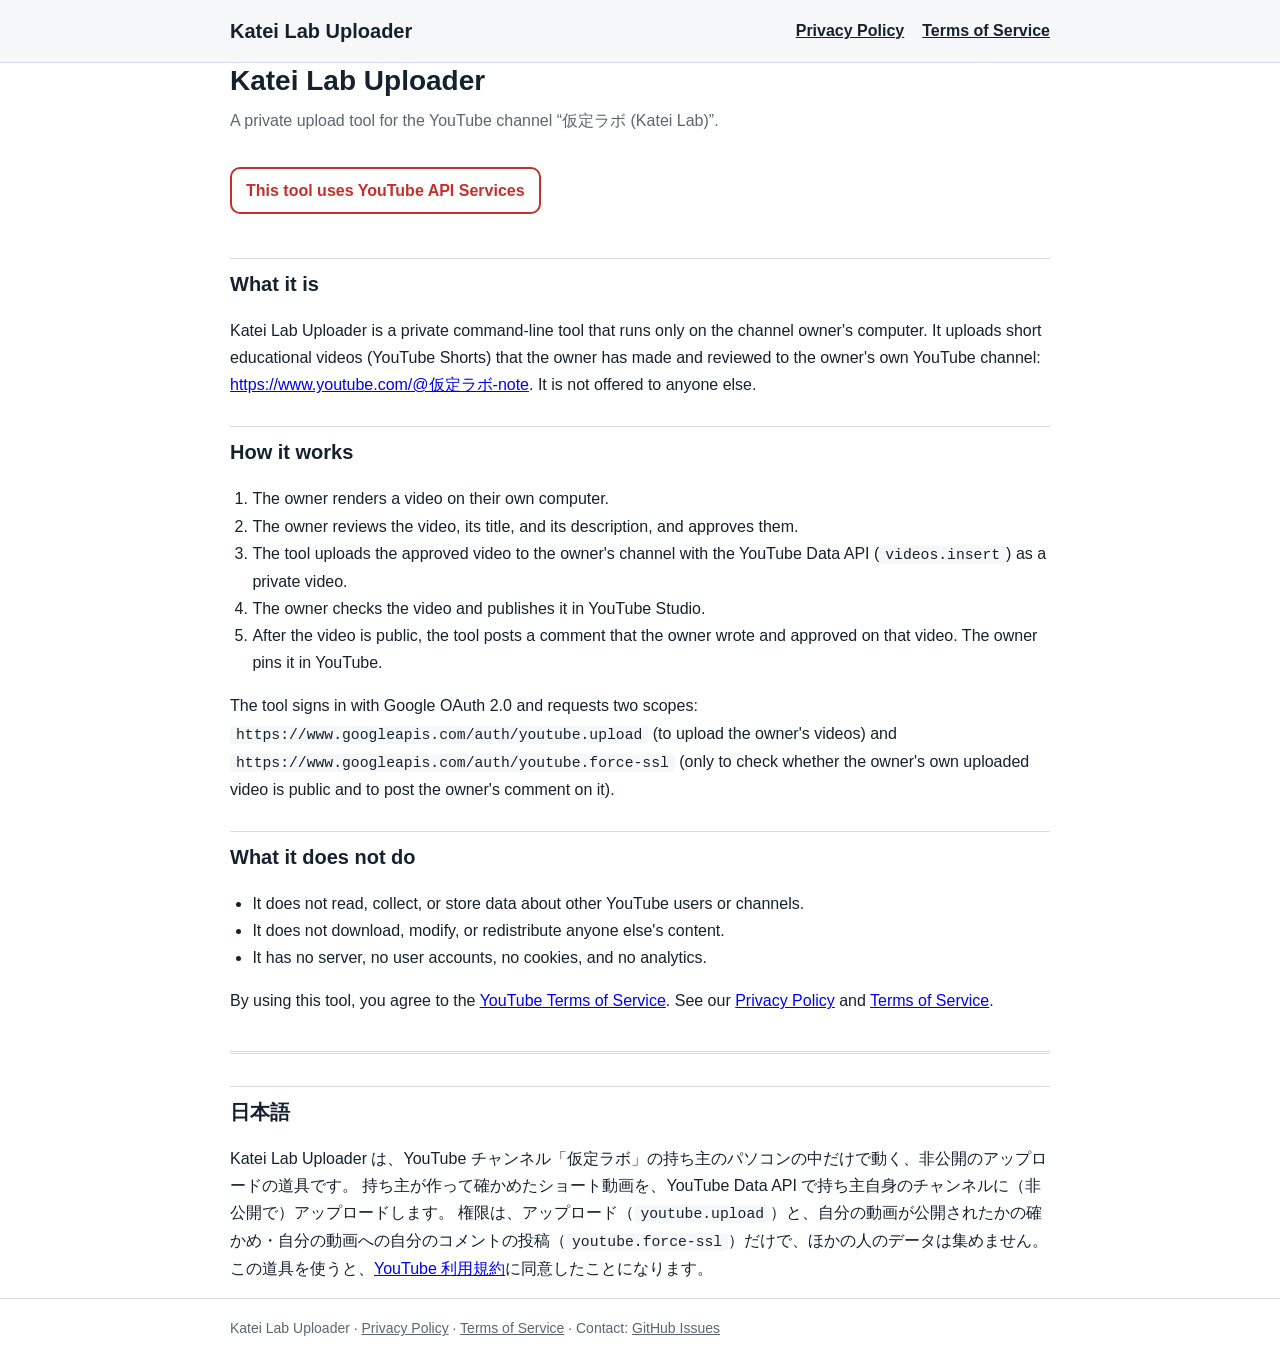
<file: index.html>
<!doctype html>
<html lang="en">
<head>
<meta charset="utf-8">
<meta name="viewport" content="width=device-width, initial-scale=1">
<title>Katei Lab Uploader</title>
<link rel="stylesheet" href="style.css">
</head>
<body>
<header>
	<div class="wrap">
		<a class="brand" href="./">Katei Lab Uploader</a>
		<nav><a href="privacy.html">Privacy Policy</a><a href="terms.html">Terms of Service</a></nav>
	</div>
</header>
<main class="wrap">
	<h1>Katei Lab Uploader</h1>
	<p class="lead">A private upload tool for the YouTube channel “仮定ラボ (Katei Lab)”.</p>

	<p class="badge">This tool uses YouTube API Services</p>

	<h2>What it is</h2>
	<p>
		Katei Lab Uploader is a private command-line tool that runs only on the channel owner's computer.
		It uploads short educational videos (YouTube Shorts) that the owner has made and reviewed to the owner's own YouTube channel:
		<a href="https://www.youtube.com/@%E4%BB%AE%E5%AE%9A%E3%83%A9%E3%83%9C-note">https://www.youtube.com/@仮定ラボ-note</a>.
		It is not offered to anyone else.
	</p>

	<h2>How it works</h2>
	<ol>
		<li>The owner renders a video on their own computer.</li>
		<li>The owner reviews the video, its title, and its description, and approves them.</li>
		<li>The tool uploads the approved video to the owner's channel with the YouTube Data API (<code>videos.insert</code>) as a private video.</li>
		<li>The owner checks the video and publishes it in YouTube Studio.</li>
		<li>After the video is public, the tool posts a comment that the owner wrote and approved on that video. The owner pins it in YouTube.</li>
	</ol>
	<p>
		The tool signs in with Google OAuth 2.0 and requests two scopes:
		<code>https://www.googleapis.com/auth/youtube.upload</code> (to upload the owner's videos) and
		<code>https://www.googleapis.com/auth/youtube.force-ssl</code> (only to check whether the owner's own uploaded video is public and to post the owner's comment on it).
	</p>

	<h2>What it does not do</h2>
	<ul>
		<li>It does not read, collect, or store data about other YouTube users or channels.</li>
		<li>It does not download, modify, or redistribute anyone else's content.</li>
		<li>It has no server, no user accounts, no cookies, and no analytics.</li>
	</ul>

	<p>
		By using this tool, you agree to the <a href="https://www.youtube.com/t/terms">YouTube Terms of Service</a>.
		See our <a href="privacy.html">Privacy Policy</a> and <a href="terms.html">Terms of Service</a>.
	</p>

	<section class="ja" lang="ja">
		<h2>日本語</h2>
		<p>
			Katei Lab Uploader は、YouTube チャンネル「仮定ラボ」の持ち主のパソコンの中だけで動く、非公開のアップロードの道具です。
			持ち主が作って確かめたショート動画を、YouTube Data API で持ち主自身のチャンネルに（非公開で）アップロードします。
			権限は、アップロード（<code>youtube.upload</code>）と、自分の動画が公開されたかの確かめ・自分の動画への自分のコメントの投稿（<code>youtube.force-ssl</code>）だけで、ほかの人のデータは集めません。
			この道具を使うと、<a href="https://www.youtube.com/t/terms">YouTube 利用規約</a>に同意したことになります。
		</p>
	</section>
</main>
<footer>
	<div class="wrap">
		Katei Lab Uploader · <a href="privacy.html">Privacy Policy</a> · <a href="terms.html">Terms of Service</a> · Contact: <a href="https://github.com/stargazer5825ss-cmyk/katei-lab-uploader/issues">GitHub Issues</a>
	</div>
</footer>
</body>
</html>
</file>
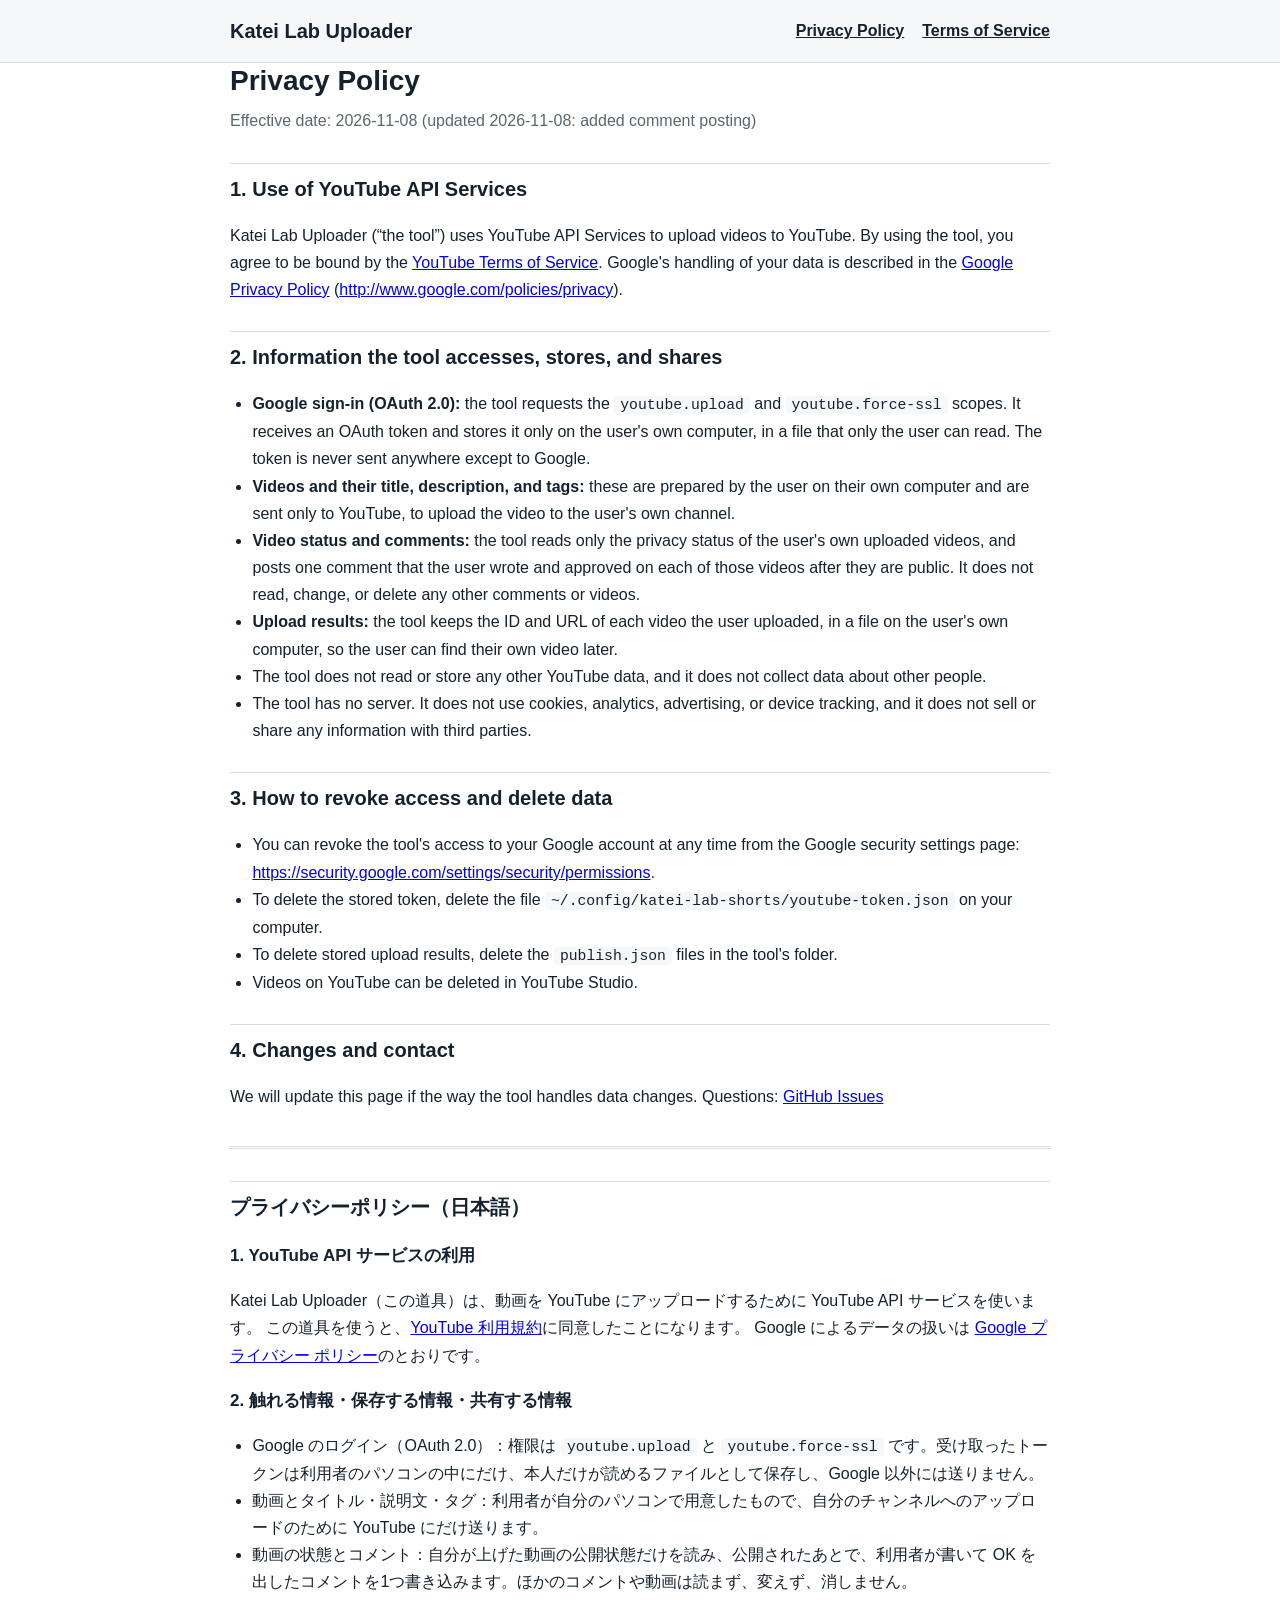
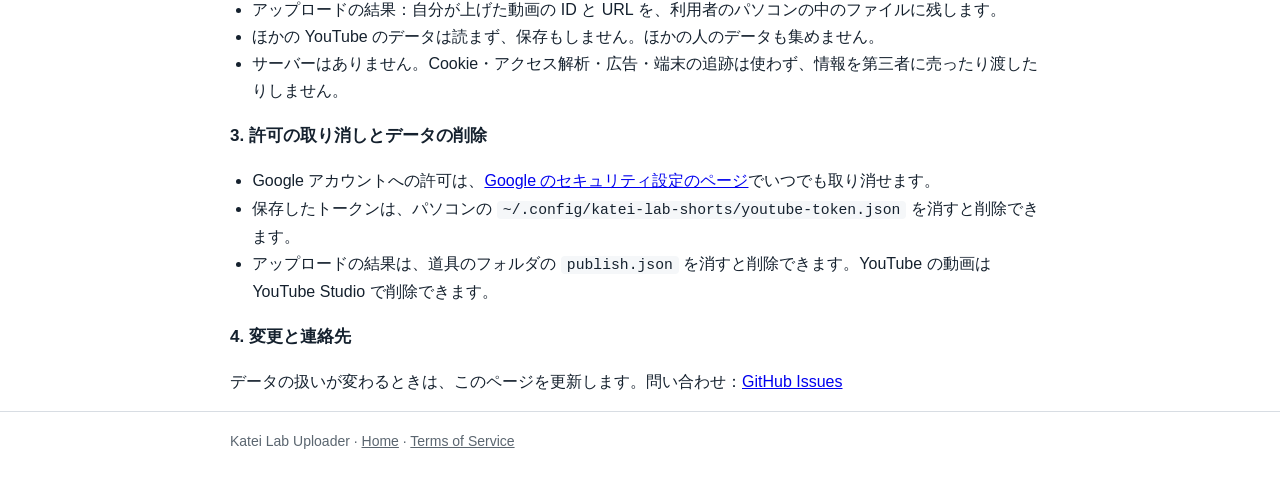
<file: privacy.html>
<!doctype html>
<html lang="en">
<head>
<meta charset="utf-8">
<meta name="viewport" content="width=device-width, initial-scale=1">
<title>Privacy Policy – Katei Lab Uploader</title>
<link rel="stylesheet" href="style.css">
</head>
<body>
<header>
	<div class="wrap">
		<a class="brand" href="./">Katei Lab Uploader</a>
		<nav><a href="privacy.html">Privacy Policy</a><a href="terms.html">Terms of Service</a></nav>
	</div>
</header>
<main class="wrap">
	<h1>Privacy Policy</h1>
	<p class="lead">Effective date: 2026-11-08 (updated 2026-11-08: added comment posting)</p>

	<h2>1. Use of YouTube API Services</h2>
	<p>
		Katei Lab Uploader (“the tool”) uses YouTube API Services to upload videos to YouTube.
		By using the tool, you agree to be bound by the <a href="https://www.youtube.com/t/terms">YouTube Terms of Service</a>.
		Google's handling of your data is described in the
		<a href="https://policies.google.com/privacy">Google Privacy Policy</a> (<a href="http://www.google.com/policies/privacy">http://www.google.com/policies/privacy</a>).
	</p>

	<h2>2. Information the tool accesses, stores, and shares</h2>
	<ul>
		<li><strong>Google sign-in (OAuth 2.0):</strong> the tool requests the <code>youtube.upload</code> and <code>youtube.force-ssl</code> scopes. It receives an OAuth token and stores it only on the user's own computer, in a file that only the user can read. The token is never sent anywhere except to Google.</li>
		<li><strong>Videos and their title, description, and tags:</strong> these are prepared by the user on their own computer and are sent only to YouTube, to upload the video to the user's own channel.</li>
		<li><strong>Video status and comments:</strong> the tool reads only the privacy status of the user's own uploaded videos, and posts one comment that the user wrote and approved on each of those videos after they are public. It does not read, change, or delete any other comments or videos.</li>
		<li><strong>Upload results:</strong> the tool keeps the ID and URL of each video the user uploaded, in a file on the user's own computer, so the user can find their own video later.</li>
		<li>The tool does not read or store any other YouTube data, and it does not collect data about other people.</li>
		<li>The tool has no server. It does not use cookies, analytics, advertising, or device tracking, and it does not sell or share any information with third parties.</li>
	</ul>

	<h2>3. How to revoke access and delete data</h2>
	<ul>
		<li>You can revoke the tool's access to your Google account at any time from the Google security settings page: <a href="https://security.google.com/settings/security/permissions">https://security.google.com/settings/security/permissions</a>.</li>
		<li>To delete the stored token, delete the file <code>~/.config/katei-lab-shorts/youtube-token.json</code> on your computer.</li>
		<li>To delete stored upload results, delete the <code>publish.json</code> files in the tool's folder.</li>
		<li>Videos on YouTube can be deleted in YouTube Studio.</li>
	</ul>

	<h2>4. Changes and contact</h2>
	<p>We will update this page if the way the tool handles data changes. Questions: <a href="https://github.com/stargazer5825ss-cmyk/katei-lab-uploader/issues">GitHub Issues</a></p>

	<section class="ja" lang="ja">
		<h2>プライバシーポリシー（日本語）</h2>
		<h3>1. YouTube API サービスの利用</h3>
		<p>
			Katei Lab Uploader（この道具）は、動画を YouTube にアップロードするために YouTube API サービスを使います。
			この道具を使うと、<a href="https://www.youtube.com/t/terms">YouTube 利用規約</a>に同意したことになります。
			Google によるデータの扱いは <a href="https://policies.google.com/privacy">Google プライバシー ポリシー</a>のとおりです。
		</p>
		<h3>2. 触れる情報・保存する情報・共有する情報</h3>
		<ul>
			<li>Google のログイン（OAuth 2.0）：権限は <code>youtube.upload</code> と <code>youtube.force-ssl</code> です。受け取ったトークンは利用者のパソコンの中にだけ、本人だけが読めるファイルとして保存し、Google 以外には送りません。</li>
			<li>動画とタイトル・説明文・タグ：利用者が自分のパソコンで用意したもので、自分のチャンネルへのアップロードのために YouTube にだけ送ります。</li>
			<li>動画の状態とコメント：自分が上げた動画の公開状態だけを読み、公開されたあとで、利用者が書いて OK を出したコメントを1つ書き込みます。ほかのコメントや動画は読まず、変えず、消しません。</li>
			<li>アップロードの結果：自分が上げた動画の ID と URL を、利用者のパソコンの中のファイルに残します。</li>
			<li>ほかの YouTube のデータは読まず、保存もしません。ほかの人のデータも集めません。</li>
			<li>サーバーはありません。Cookie・アクセス解析・広告・端末の追跡は使わず、情報を第三者に売ったり渡したりしません。</li>
		</ul>
		<h3>3. 許可の取り消しとデータの削除</h3>
		<ul>
			<li>Google アカウントへの許可は、<a href="https://security.google.com/settings/security/permissions">Google のセキュリティ設定のページ</a>でいつでも取り消せます。</li>
			<li>保存したトークンは、パソコンの <code>~/.config/katei-lab-shorts/youtube-token.json</code> を消すと削除できます。</li>
			<li>アップロードの結果は、道具のフォルダの <code>publish.json</code> を消すと削除できます。YouTube の動画は YouTube Studio で削除できます。</li>
		</ul>
		<h3>4. 変更と連絡先</h3>
		<p>データの扱いが変わるときは、このページを更新します。問い合わせ：<a href="https://github.com/stargazer5825ss-cmyk/katei-lab-uploader/issues">GitHub Issues</a></p>
	</section>
</main>
<footer>
	<div class="wrap">
		Katei Lab Uploader · <a href="./">Home</a> · <a href="terms.html">Terms of Service</a>
	</div>
</footer>
</body>
</html>
</file>
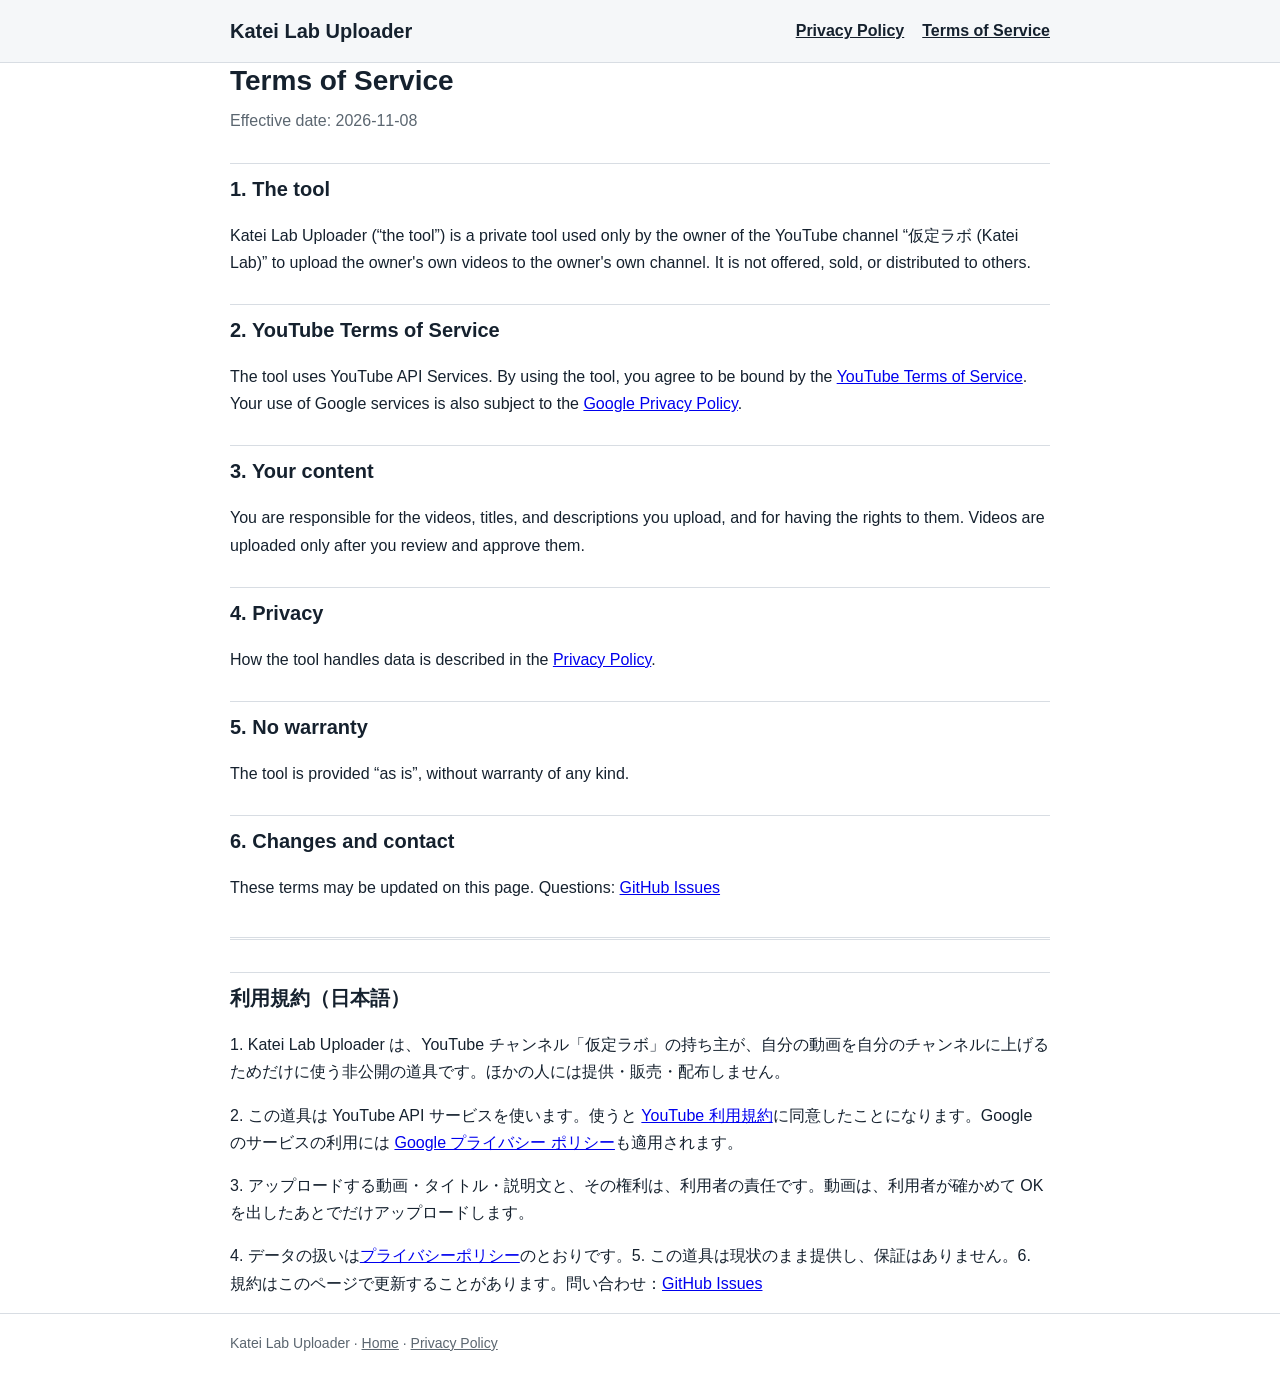
<file: terms.html>
<!doctype html>
<html lang="en">
<head>
<meta charset="utf-8">
<meta name="viewport" content="width=device-width, initial-scale=1">
<title>Terms of Service – Katei Lab Uploader</title>
<link rel="stylesheet" href="style.css">
</head>
<body>
<header>
	<div class="wrap">
		<a class="brand" href="./">Katei Lab Uploader</a>
		<nav><a href="privacy.html">Privacy Policy</a><a href="terms.html">Terms of Service</a></nav>
	</div>
</header>
<main class="wrap">
	<h1>Terms of Service</h1>
	<p class="lead">Effective date: 2026-11-08</p>

	<h2>1. The tool</h2>
	<p>Katei Lab Uploader (“the tool”) is a private tool used only by the owner of the YouTube channel “仮定ラボ (Katei Lab)” to upload the owner's own videos to the owner's own channel. It is not offered, sold, or distributed to others.</p>

	<h2>2. YouTube Terms of Service</h2>
	<p>The tool uses YouTube API Services. By using the tool, you agree to be bound by the <a href="https://www.youtube.com/t/terms">YouTube Terms of Service</a>. Your use of Google services is also subject to the <a href="https://policies.google.com/privacy">Google Privacy Policy</a>.</p>

	<h2>3. Your content</h2>
	<p>You are responsible for the videos, titles, and descriptions you upload, and for having the rights to them. Videos are uploaded only after you review and approve them.</p>

	<h2>4. Privacy</h2>
	<p>How the tool handles data is described in the <a href="privacy.html">Privacy Policy</a>.</p>

	<h2>5. No warranty</h2>
	<p>The tool is provided “as is”, without warranty of any kind.</p>

	<h2>6. Changes and contact</h2>
	<p>These terms may be updated on this page. Questions: <a href="https://github.com/stargazer5825ss-cmyk/katei-lab-uploader/issues">GitHub Issues</a></p>

	<section class="ja" lang="ja">
		<h2>利用規約（日本語）</h2>
		<p>1. Katei Lab Uploader は、YouTube チャンネル「仮定ラボ」の持ち主が、自分の動画を自分のチャンネルに上げるためだけに使う非公開の道具です。ほかの人には提供・販売・配布しません。</p>
		<p>2. この道具は YouTube API サービスを使います。使うと <a href="https://www.youtube.com/t/terms">YouTube 利用規約</a>に同意したことになります。Google のサービスの利用には <a href="https://policies.google.com/privacy">Google プライバシー ポリシー</a>も適用されます。</p>
		<p>3. アップロードする動画・タイトル・説明文と、その権利は、利用者の責任です。動画は、利用者が確かめて OK を出したあとでだけアップロードします。</p>
		<p>4. データの扱いは<a href="privacy.html">プライバシーポリシー</a>のとおりです。5. この道具は現状のまま提供し、保証はありません。6. 規約はこのページで更新することがあります。問い合わせ：<a href="https://github.com/stargazer5825ss-cmyk/katei-lab-uploader/issues">GitHub Issues</a></p>
	</section>
</main>
<footer>
	<div class="wrap">
		Katei Lab Uploader · <a href="./">Home</a> · <a href="privacy.html">Privacy Policy</a>
	</div>
</footer>
</body>
</html>
</file>
<file: style.css>
:root { --ink: #15212e; --muted: #5b6670; --line: #d8dde3; --accent: #c4302b; --bg: #ffffff; --soft: #f5f7f9; }
* { box-sizing: border-box; }
body { margin: 0; background: var(--bg); color: var(--ink); font: 16px/1.7 -apple-system, "Hiragino Sans", "Noto Sans JP", "Segoe UI", sans-serif; }
header { border-bottom: 1px solid var(--line); background: var(--soft); }
.wrap { max-width: 860px; margin: 0 auto; padding: 0 20px; }
header .wrap { display: flex; align-items: center; justify-content: space-between; gap: 16px; padding-top: 14px; padding-bottom: 14px; flex-wrap: wrap; }
.brand { font-weight: 800; font-size: 20px; color: var(--ink); text-decoration: none; }
nav a { margin-left: 18px; color: var(--ink); font-weight: 600; }
main { padding: 28px 0 48px; }
h1 { font-size: 28px; line-height: 1.3; margin: 0 0 8px; }
h2 { font-size: 20px; margin: 28px 0 8px; padding-top: 8px; border-top: 1px solid var(--line); }
h3 { font-size: 17px; margin: 18px 0 6px; }
.lead { color: var(--muted); margin-top: 0; }
.badge { display: inline-flex; align-items: center; gap: 10px; padding: 8px 14px; border: 2px solid var(--accent); border-radius: 10px; font-weight: 700; color: var(--accent); }
.badge img { height: 28px; }
ol, ul { padding-left: 1.4em; }
code { background: var(--soft); padding: 1px 6px; border-radius: 4px; font-size: 0.92em; }
.ja { margin-top: 36px; padding-top: 4px; border-top: 3px double var(--line); }
footer { border-top: 1px solid var(--line); color: var(--muted); font-size: 14px; padding: 18px 0 30px; }
footer a { color: var(--muted); }
.todo { background: #fff3cd; padding: 0 4px; }
</file>
